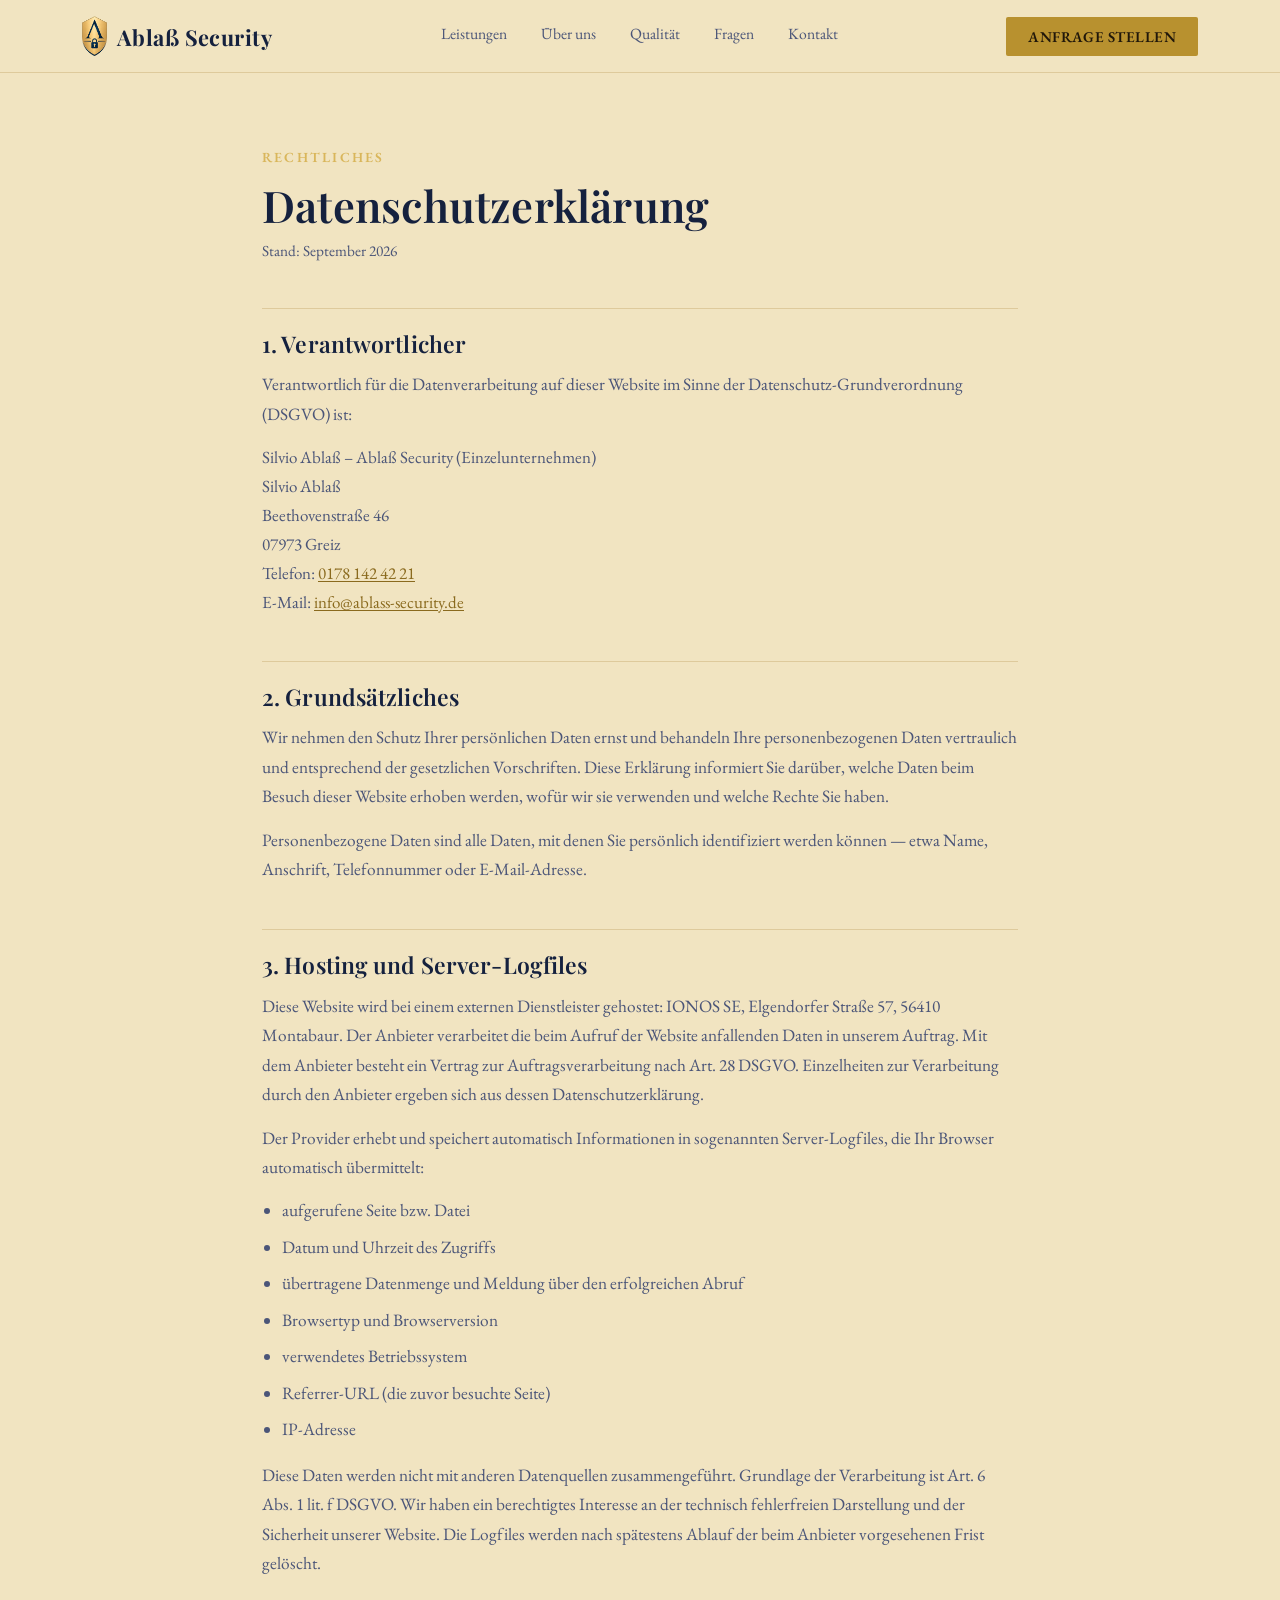
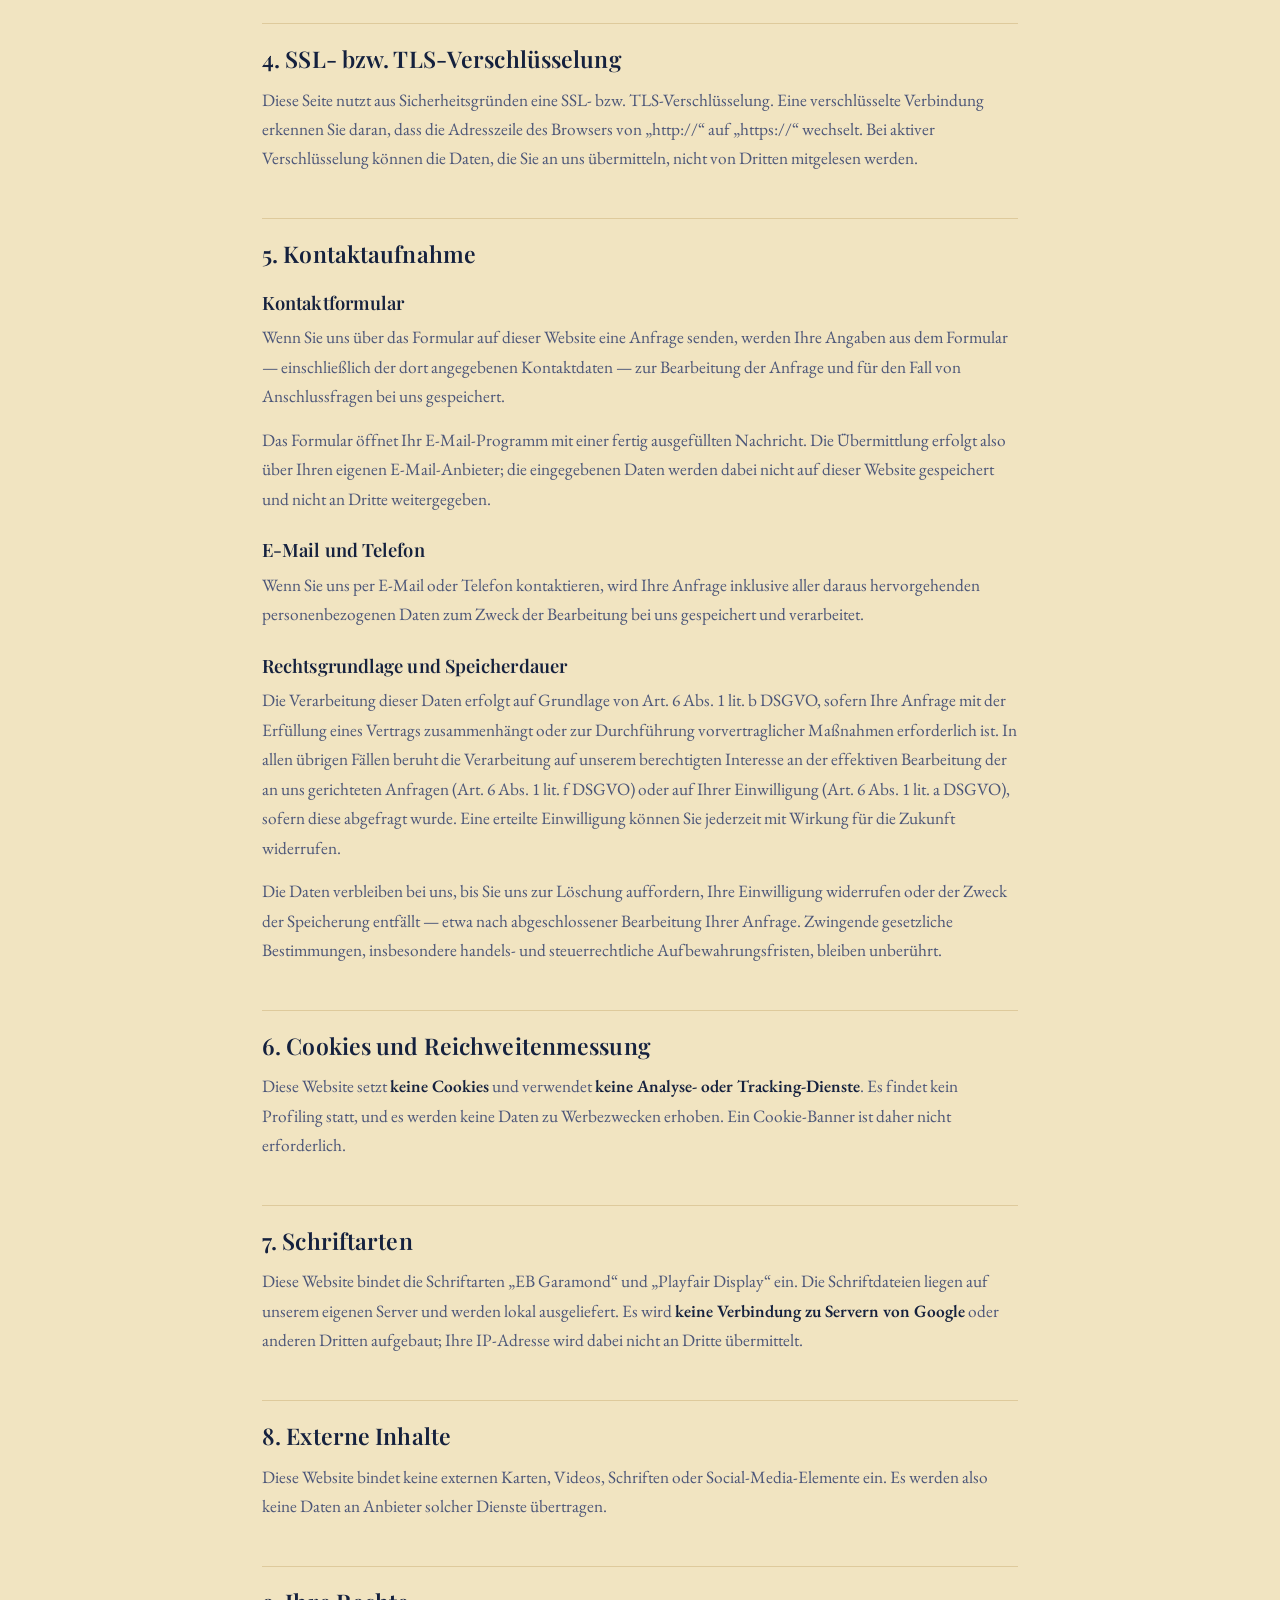
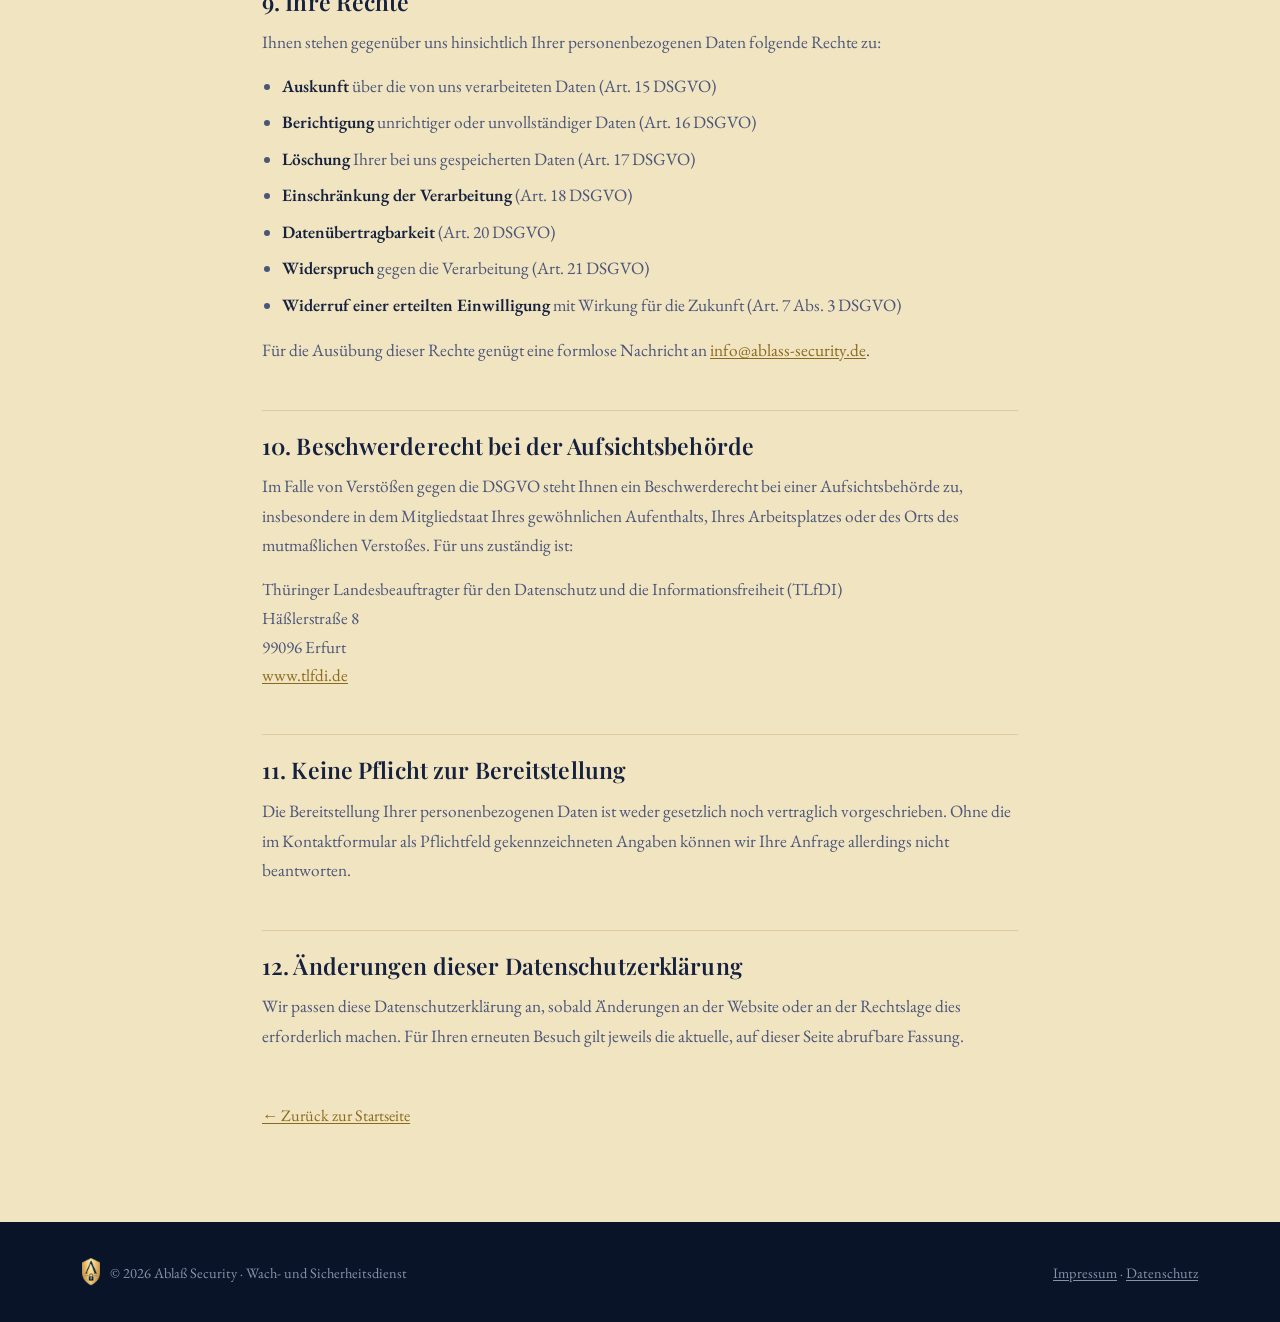
<file: datenschutz.html>
<!DOCTYPE html>
<html lang="de">
<head>
<meta charset="UTF-8">
<meta name="viewport" content="width=device-width, initial-scale=1.0">
<title>Datenschutzerklärung — Ablaß Security</title>
<meta name="description" content="Datenschutzerklärung von Ablaß Security: Welche personenbezogenen Daten beim Besuch dieser Website verarbeitet werden und welche Rechte Sie haben.">
<meta name="robots" content="index, follow">
<link rel="canonical" href="https://anjakempe11-pixel.github.io/Ablass-Security/datenschutz.html">
<link rel="icon" href="favicon.png" type="image/png" sizes="32x32">
<link rel="apple-touch-icon" href="apple-touch-icon.png">
<link rel="stylesheet" href="assets/fonts.css">
<link rel="stylesheet" href="styles.css">
</head>
<body>

<!-- HINWEIS AN DIE BETREIBER
     Sorgfältig vorbereitete Vorlage, aber keine Rechtsberatung. Sie
     beschreibt den Stand dieser Website: statische Seiten, kein Tracking,
     keine Cookies, lokal eingebundene Schriften, Kontaktformular per
     E-Mail. Wird die Website erweitert (Formular-Dienst, Analyse-Tool,
     Karte, Social-Media-Einbindung), muss dieser Text mitwachsen.
     Gelb markierte Stellen (class="todo") vor der Veröffentlichung
     ausfüllen. -->

<a class="skip-link" href="#inhalt">Zum Inhalt springen</a>

<header>
  <nav aria-label="Hauptnavigation">
    <a class="logo" href="index.html">
      <img class="brand-mark" src="assets/logo.png" alt="" width="25" height="40">
      Ablaß Security
    </a>
    <div class="navlinks" id="navlinks">
      <a href="index.html#leistungen">Leistungen</a>
      <a href="index.html#ueber-uns">Über uns</a>
      <a href="index.html#qualitaet">Qualität</a>
      <a href="index.html#fragen">Fragen</a>
      <a href="index.html#kontakt">Kontakt</a>
    </div>
    <a href="index.html#kontakt" class="nav-cta">Anfrage stellen</a>
    <button class="menu-toggle" type="button" aria-expanded="false" aria-controls="mobilemenu" aria-label="Menü öffnen">
      <span class="burger" aria-hidden="true"></span>
    </button>
  </nav>
  <div class="mobile-menu" id="mobilemenu" hidden>
    <a href="index.html#leistungen">Leistungen</a>
    <a href="index.html#ueber-uns">Über uns</a>
    <a href="index.html#qualitaet">Qualität</a>
    <a href="index.html#fragen">Häufige Fragen</a>
    <a href="index.html#kontakt">Kontakt</a>
    <a class="mobile-cta" href="tel:+491781424221">Jetzt anrufen</a>
  </div>
</header>

<main id="inhalt">
<section class="legal">
  <div class="wrap">
    <span class="eyebrow">Rechtliches</span>
    <h1>Datenschutzerklärung</h1>
    <p class="stand">Stand: September 2026</p>

    <h2>1. Verantwortlicher</h2>
    <p>Verantwortlich für die Datenverarbeitung auf dieser Website im Sinne der Datenschutz-Grundverordnung (DSGVO) ist:</p>
    <address>
      Silvio Ablaß – Ablaß Security (Einzelunternehmen)<br>
      Silvio Ablaß<br>
      Beethovenstraße 46<br>
      07973 Greiz<br>
      Telefon: <a href="tel:+491781424221">0178 142 42 21</a><br>
      E-Mail: <a href="mailto:info@ablass-security.de">info@ablass-security.de</a>
    </address>

    <h2>2. Grundsätzliches</h2>
    <p>
      Wir nehmen den Schutz Ihrer persönlichen Daten ernst und behandeln Ihre
      personenbezogenen Daten vertraulich und entsprechend der gesetzlichen
      Vorschriften. Diese Erklärung informiert Sie darüber, welche Daten beim Besuch
      dieser Website erhoben werden, wofür wir sie verwenden und welche Rechte Sie haben.
    </p>
    <p>
      Personenbezogene Daten sind alle Daten, mit denen Sie persönlich identifiziert
      werden können — etwa Name, Anschrift, Telefonnummer oder E-Mail-Adresse.
    </p>

    <h2>3. Hosting und Server-Logfiles</h2>
    <p>
      Diese Website wird bei einem externen Dienstleister gehostet:
      IONOS SE, Elgendorfer Straße 57, 56410 Montabaur.
      Der Anbieter verarbeitet die beim Aufruf der Website anfallenden Daten in unserem
      Auftrag. Mit dem Anbieter besteht ein Vertrag zur Auftragsverarbeitung nach
      Art. 28 DSGVO. Einzelheiten zur Verarbeitung durch den Anbieter ergeben sich aus
      dessen Datenschutzerklärung.
    </p>
    <p>
      Der Provider erhebt und speichert automatisch Informationen in sogenannten
      Server-Logfiles, die Ihr Browser automatisch übermittelt:
    </p>
    <ul>
      <li>aufgerufene Seite bzw. Datei</li>
      <li>Datum und Uhrzeit des Zugriffs</li>
      <li>übertragene Datenmenge und Meldung über den erfolgreichen Abruf</li>
      <li>Browsertyp und Browserversion</li>
      <li>verwendetes Betriebssystem</li>
      <li>Referrer-URL (die zuvor besuchte Seite)</li>
      <li>IP-Adresse</li>
    </ul>
    <p>
      Diese Daten werden nicht mit anderen Datenquellen zusammengeführt. Grundlage der
      Verarbeitung ist Art. 6 Abs. 1 lit. f DSGVO. Wir haben ein berechtigtes Interesse an
      der technisch fehlerfreien Darstellung und der Sicherheit unserer Website. Die
      Logfiles werden nach spätestens
      Ablauf der beim Anbieter vorgesehenen Frist
      gelöscht.
    </p>

    <h2>4. SSL- bzw. TLS-Verschlüsselung</h2>
    <p>
      Diese Seite nutzt aus Sicherheitsgründen eine SSL- bzw. TLS-Verschlüsselung. Eine
      verschlüsselte Verbindung erkennen Sie daran, dass die Adresszeile des Browsers von
      „http://“ auf „https://“ wechselt. Bei aktiver Verschlüsselung können die Daten, die
      Sie an uns übermitteln, nicht von Dritten mitgelesen werden.
    </p>

    <h2>5. Kontaktaufnahme</h2>
    <h3>Kontaktformular</h3>
    <p>
      Wenn Sie uns über das Formular auf dieser Website eine Anfrage senden, werden Ihre
      Angaben aus dem Formular — einschließlich der dort angegebenen Kontaktdaten — zur
      Bearbeitung der Anfrage und für den Fall von Anschlussfragen bei uns gespeichert.
    </p>
    <p>
      Das Formular öffnet Ihr E-Mail-Programm mit einer fertig ausgefüllten Nachricht. Die
      Übermittlung erfolgt also über Ihren eigenen E-Mail-Anbieter; die eingegebenen Daten
      werden dabei nicht auf dieser Website gespeichert und nicht an Dritte weitergegeben.
    </p>

      <!-- AUSFÜLLEN: Falls später ein Formular-Dienst (z. B. Formspree) eingesetzt
           wird, hier Anbieter, Sitz, Zweck und Auftragsverarbeitung ergänzen und den
           vorstehenden Absatz anpassen. -->

    <h3>E-Mail und Telefon</h3>
    <p>
      Wenn Sie uns per E-Mail oder Telefon kontaktieren, wird Ihre Anfrage inklusive aller
      daraus hervorgehenden personenbezogenen Daten zum Zweck der Bearbeitung bei uns
      gespeichert und verarbeitet.
    </p>

    <h3>Rechtsgrundlage und Speicherdauer</h3>
    <p>
      Die Verarbeitung dieser Daten erfolgt auf Grundlage von Art. 6 Abs. 1 lit. b DSGVO,
      sofern Ihre Anfrage mit der Erfüllung eines Vertrags zusammenhängt oder zur
      Durchführung vorvertraglicher Maßnahmen erforderlich ist. In allen übrigen Fällen
      beruht die Verarbeitung auf unserem berechtigten Interesse an der effektiven
      Bearbeitung der an uns gerichteten Anfragen (Art. 6 Abs. 1 lit. f DSGVO) oder auf
      Ihrer Einwilligung (Art. 6 Abs. 1 lit. a DSGVO), sofern diese abgefragt wurde. Eine
      erteilte Einwilligung können Sie jederzeit mit Wirkung für die Zukunft widerrufen.
    </p>
    <p>
      Die Daten verbleiben bei uns, bis Sie uns zur Löschung auffordern, Ihre Einwilligung
      widerrufen oder der Zweck der Speicherung entfällt — etwa nach abgeschlossener
      Bearbeitung Ihrer Anfrage. Zwingende gesetzliche Bestimmungen, insbesondere
      handels- und steuerrechtliche Aufbewahrungsfristen, bleiben unberührt.
    </p>

    <h2>6. Cookies und Reichweitenmessung</h2>
    <p>
      Diese Website setzt <strong>keine Cookies</strong> und verwendet <strong>keine
      Analyse- oder Tracking-Dienste</strong>. Es findet kein Profiling statt, und es
      werden keine Daten zu Werbezwecken erhoben. Ein Cookie-Banner ist daher nicht
      erforderlich.
    </p>

    <h2>7. Schriftarten</h2>
    <p>
      Diese Website bindet die Schriftarten „EB Garamond“ und „Playfair Display“ ein. Die
      Schriftdateien liegen auf unserem eigenen Server und werden lokal ausgeliefert. Es
      wird <strong>keine Verbindung zu Servern von Google</strong> oder anderen Dritten
      aufgebaut; Ihre IP-Adresse wird dabei nicht an Dritte übermittelt.
    </p>

    <h2>8. Externe Inhalte</h2>
    <p>
      Diese Website bindet keine externen Karten, Videos, Schriften oder Social-Media-Elemente
      ein. Es werden also keine Daten an Anbieter solcher Dienste übertragen.
    </p>

    <h2>9. Ihre Rechte</h2>
    <p>Ihnen stehen gegenüber uns hinsichtlich Ihrer personenbezogenen Daten folgende Rechte zu:</p>
    <ul>
      <li><strong>Auskunft</strong> über die von uns verarbeiteten Daten (Art. 15 DSGVO)</li>
      <li><strong>Berichtigung</strong> unrichtiger oder unvollständiger Daten (Art. 16 DSGVO)</li>
      <li><strong>Löschung</strong> Ihrer bei uns gespeicherten Daten (Art. 17 DSGVO)</li>
      <li><strong>Einschränkung der Verarbeitung</strong> (Art. 18 DSGVO)</li>
      <li><strong>Datenübertragbarkeit</strong> (Art. 20 DSGVO)</li>
      <li><strong>Widerspruch</strong> gegen die Verarbeitung (Art. 21 DSGVO)</li>
      <li><strong>Widerruf einer erteilten Einwilligung</strong> mit Wirkung für die Zukunft (Art. 7 Abs. 3 DSGVO)</li>
    </ul>
    <p>
      Für die Ausübung dieser Rechte genügt eine formlose Nachricht an
      <a href="mailto:info@ablass-security.de">info@ablass-security.de</a>.
    </p>

    <h2>10. Beschwerderecht bei der Aufsichtsbehörde</h2>
    <p>
      Im Falle von Verstößen gegen die DSGVO steht Ihnen ein Beschwerderecht bei einer
      Aufsichtsbehörde zu, insbesondere in dem Mitgliedstaat Ihres gewöhnlichen
      Aufenthalts, Ihres Arbeitsplatzes oder des Orts des mutmaßlichen Verstoßes.
      Für uns zuständig ist:
    </p>
    <address>
      Thüringer Landesbeauftragter für den Datenschutz und die Informationsfreiheit (TLfDI)<br>
      Häßlerstraße 8<br>
      99096 Erfurt<br>
      <a href="https://www.tlfdi.de" rel="noopener">www.tlfdi.de</a>
    </address>

    <h2>11. Keine Pflicht zur Bereitstellung</h2>
    <p>
      Die Bereitstellung Ihrer personenbezogenen Daten ist weder gesetzlich noch
      vertraglich vorgeschrieben. Ohne die im Kontaktformular als Pflichtfeld
      gekennzeichneten Angaben können wir Ihre Anfrage allerdings nicht beantworten.
    </p>

    <h2>12. Änderungen dieser Datenschutzerklärung</h2>
    <p>
      Wir passen diese Datenschutzerklärung an, sobald Änderungen an der Website oder an
      der Rechtslage dies erforderlich machen. Für Ihren erneuten Besuch gilt jeweils die
      aktuelle, auf dieser Seite abrufbare Fassung.
    </p>

    <a class="zurueck" href="index.html">← Zurück zur Startseite</a>
  </div>
</section>
</main>

<footer>
  <div class="wrap">
    <div class="foot-brand">
      <img class="brand-mark" src="assets/logo.png" alt="" width="18" height="28">
      <span>© <span data-jahr>2026</span> Ablaß Security · Wach- und Sicherheitsdienst</span>
    </div>
    <span class="foot-links"><a href="impressum.html">Impressum</a> · <a href="datenschutz.html">Datenschutz</a></span>
  </div>
</footer>

<script src="script.js"></script>
</body>
</html>
</file>
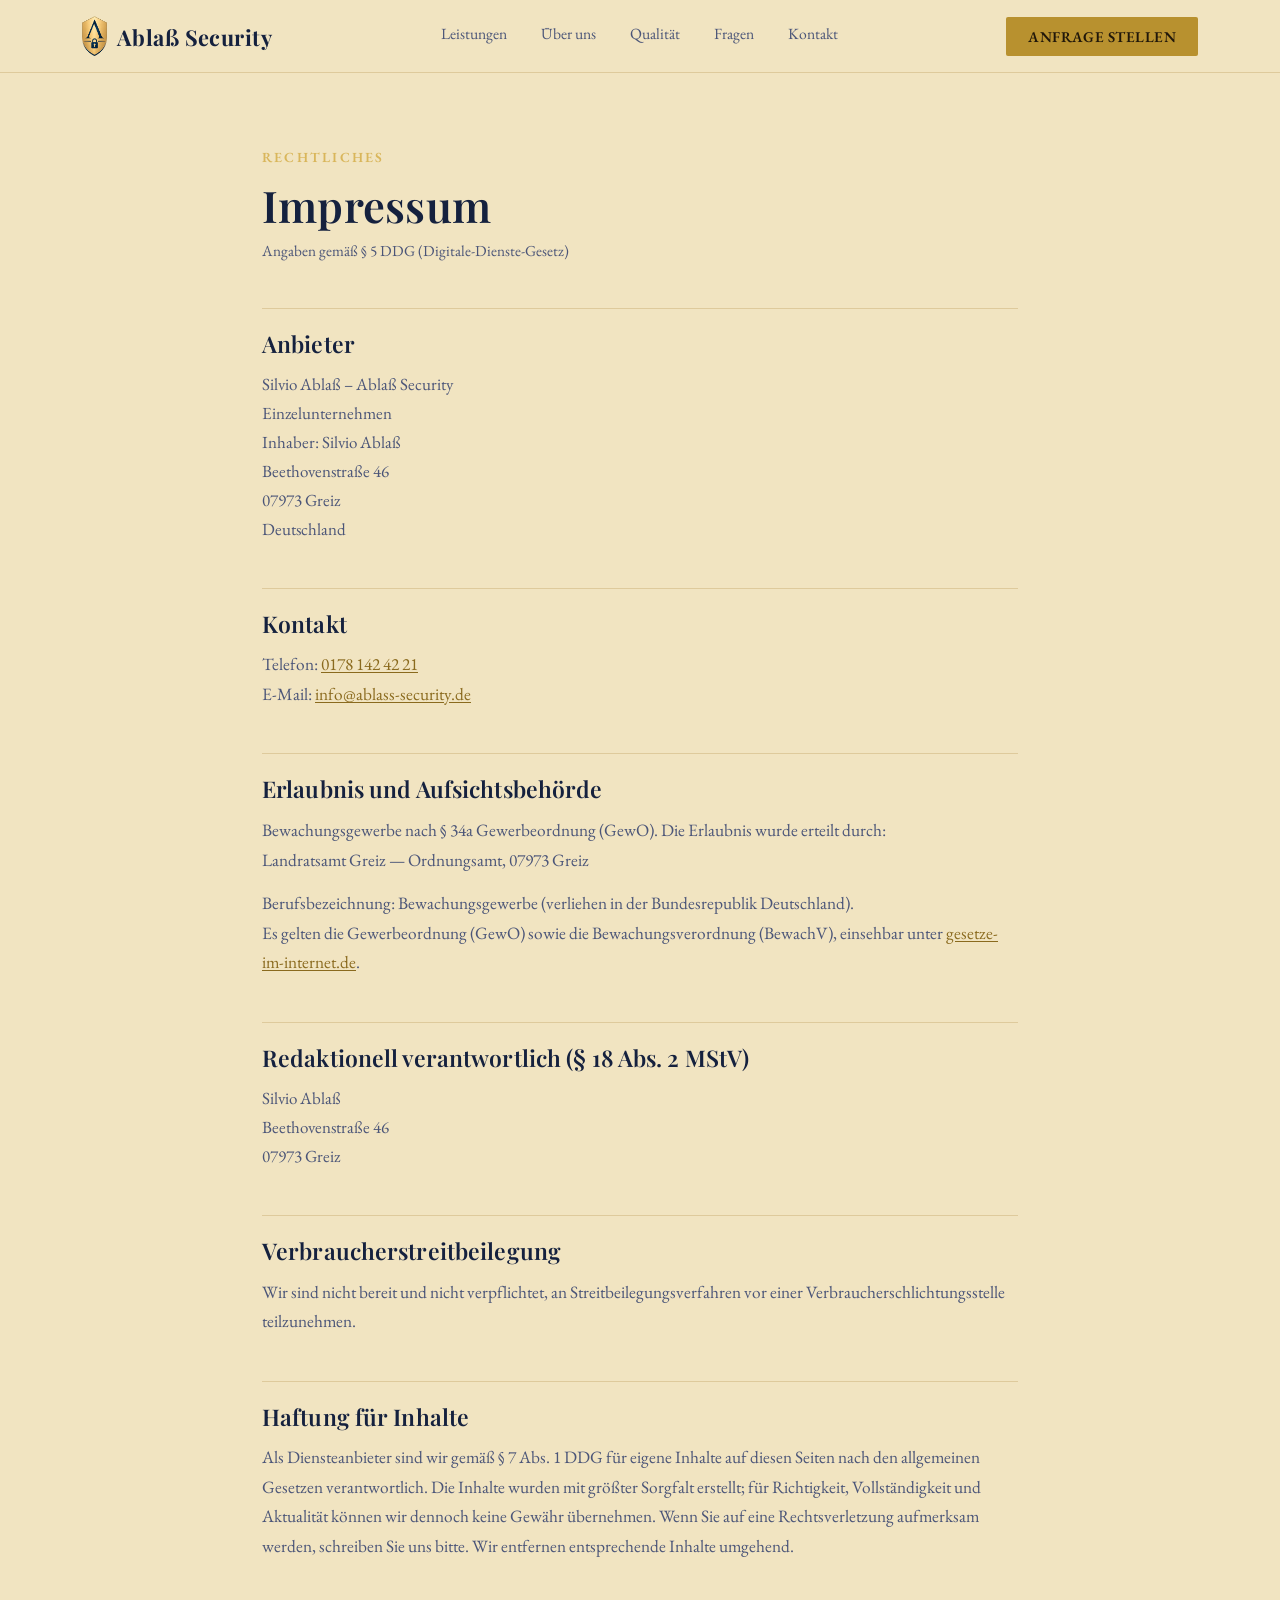
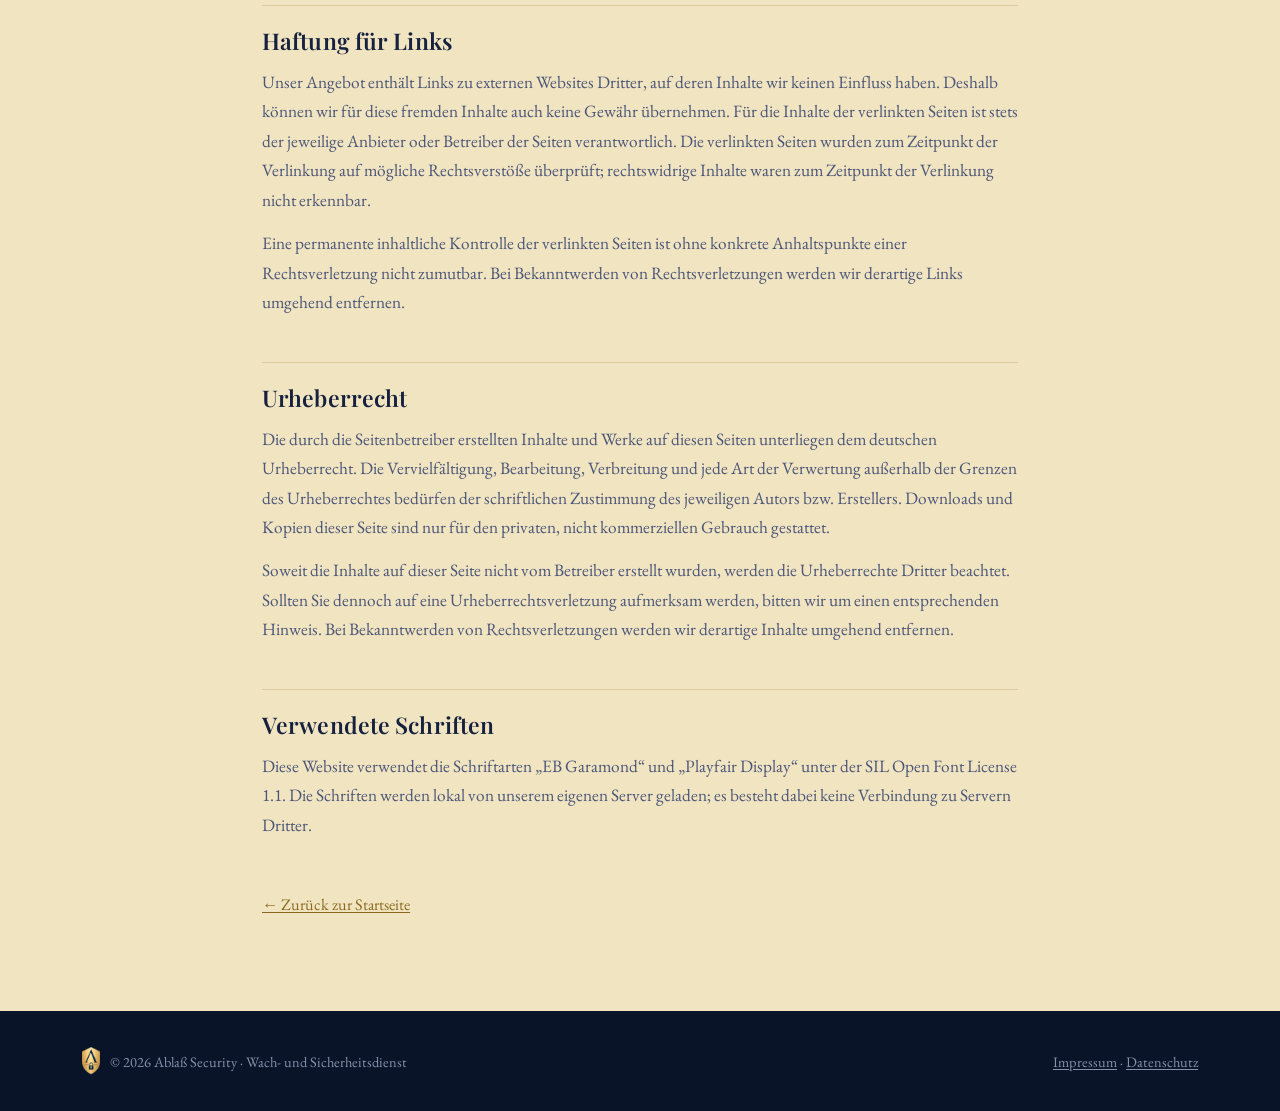
<file: impressum.html>
<!DOCTYPE html>
<html lang="de">
<head>
<meta charset="UTF-8">
<meta name="viewport" content="width=device-width, initial-scale=1.0">
<title>Impressum — Ablaß Security</title>
<meta name="description" content="Impressum und Anbieterkennzeichnung von Ablaß Security, Wach- und Sicherheitsdienst in Greiz, Thüringen.">
<meta name="robots" content="index, follow">
<link rel="canonical" href="https://anjakempe11-pixel.github.io/Ablass-Security/impressum.html">
<link rel="icon" href="favicon.png" type="image/png" sizes="32x32">
<link rel="apple-touch-icon" href="apple-touch-icon.png">
<link rel="stylesheet" href="assets/fonts.css">
<link rel="stylesheet" href="styles.css">
</head>
<body>

<!-- HINWEIS AN DIE BETREIBER
     Diese Seite ist eine sorgfältig vorbereitete Vorlage nach § 5 DDG,
     aber keine Rechtsberatung. Alle gelb markierten Stellen (class="todo")
     müssen vor der Veröffentlichung ausgefüllt oder gelöscht werden.
     Im Zweifel bitte einmal anwaltlich prüfen lassen — beim
     Bewachungsgewerbe gehören u. a. die Erlaubnis nach § 34a GewO und die
     zuständige Aufsichtsbehörde ins Impressum. -->

<a class="skip-link" href="#inhalt">Zum Inhalt springen</a>

<header>
  <nav aria-label="Hauptnavigation">
    <a class="logo" href="index.html">
      <img class="brand-mark" src="assets/logo.png" alt="" width="25" height="40">
      Ablaß Security
    </a>
    <div class="navlinks" id="navlinks">
      <a href="index.html#leistungen">Leistungen</a>
      <a href="index.html#ueber-uns">Über uns</a>
      <a href="index.html#qualitaet">Qualität</a>
      <a href="index.html#fragen">Fragen</a>
      <a href="index.html#kontakt">Kontakt</a>
    </div>
    <a href="index.html#kontakt" class="nav-cta">Anfrage stellen</a>
    <button class="menu-toggle" type="button" aria-expanded="false" aria-controls="mobilemenu" aria-label="Menü öffnen">
      <span class="burger" aria-hidden="true"></span>
    </button>
  </nav>
  <div class="mobile-menu" id="mobilemenu" hidden>
    <a href="index.html#leistungen">Leistungen</a>
    <a href="index.html#ueber-uns">Über uns</a>
    <a href="index.html#qualitaet">Qualität</a>
    <a href="index.html#fragen">Häufige Fragen</a>
    <a href="index.html#kontakt">Kontakt</a>
    <a class="mobile-cta" href="tel:+491781424221">Jetzt anrufen</a>
  </div>
</header>

<main id="inhalt">
<section class="legal">
  <div class="wrap">
    <span class="eyebrow">Rechtliches</span>
    <h1>Impressum</h1>
    <p class="stand">Angaben gemäß § 5 DDG (Digitale-Dienste-Gesetz)</p>

    <h2>Anbieter</h2>
    <address>
      Silvio Ablaß – Ablaß Security<br>
      Einzelunternehmen<br>
      Inhaber: Silvio Ablaß<br>
      Beethovenstraße 46<br>
      07973 Greiz<br>
      Deutschland
    </address>

    <h2>Kontakt</h2>
    <p>
      Telefon: <a href="tel:+491781424221">0178 142 42 21</a><br>
      E-Mail: <a href="mailto:info@ablass-security.de">info@ablass-security.de</a>
    </p>

    <!-- AUSFÜLLEN: Falls eine USt-IdNr. nach § 27a UStG vergeben ist, muss sie hier
         genannt werden. Ohne USt-IdNr. (z. B. Kleinunternehmer nach § 19 UStG)
         entfaellt die Angabe. -->

    <h2>Erlaubnis und Aufsichtsbehörde</h2>
    <p>
      Bewachungsgewerbe nach § 34a Gewerbeordnung (GewO). Die Erlaubnis wurde erteilt durch:<br>
      Landratsamt Greiz — Ordnungsamt, 07973 Greiz
      <!-- AUSFÜLLEN: vollständige Anschrift des Ordnungsamts aus dem
           Erlaubnisbescheid ergänzen und die Zuständigkeit dort prüfen. -->
    </p>
    <p>
      Berufsbezeichnung: Bewachungsgewerbe (verliehen in der Bundesrepublik Deutschland).<br>
      Es gelten die Gewerbeordnung (GewO) sowie die Bewachungsverordnung (BewachV),
      einsehbar unter <a href="https://www.gesetze-im-internet.de" rel="noopener">gesetze-im-internet.de</a>.
    </p>

    <h2>Redaktionell verantwortlich (§ 18 Abs. 2 MStV)</h2>
    <address>
      Silvio Ablaß<br>
      Beethovenstraße 46<br>
      07973 Greiz
    </address>

    <h2>Verbraucherstreitbeilegung</h2>
    <p>
      Wir sind nicht bereit und nicht verpflichtet, an Streitbeilegungsverfahren
      vor einer Verbraucherschlichtungsstelle teilzunehmen.
    </p>

    <h2>Haftung für Inhalte</h2>
    <p>
      Als Diensteanbieter sind wir gemäß § 7 Abs. 1 DDG für eigene Inhalte auf diesen Seiten
      nach den allgemeinen Gesetzen verantwortlich. Die Inhalte wurden mit größter Sorgfalt
      erstellt; für Richtigkeit, Vollständigkeit und Aktualität können wir dennoch keine
      Gewähr übernehmen. Wenn Sie auf eine Rechtsverletzung aufmerksam werden, schreiben Sie
      uns bitte. Wir entfernen entsprechende Inhalte umgehend.
    </p>

    <h2>Haftung für Links</h2>
    <p>
      Unser Angebot enthält Links zu externen Websites Dritter, auf deren Inhalte wir keinen
      Einfluss haben. Deshalb können wir für diese fremden Inhalte auch keine Gewähr
      übernehmen. Für die Inhalte der verlinkten Seiten ist stets der jeweilige Anbieter oder
      Betreiber der Seiten verantwortlich. Die verlinkten Seiten wurden zum Zeitpunkt der
      Verlinkung auf mögliche Rechtsverstöße überprüft; rechtswidrige Inhalte waren zum
      Zeitpunkt der Verlinkung nicht erkennbar.
    </p>
    <p>
      Eine permanente inhaltliche Kontrolle der verlinkten Seiten ist ohne konkrete
      Anhaltspunkte einer Rechtsverletzung nicht zumutbar. Bei Bekanntwerden von
      Rechtsverletzungen werden wir derartige Links umgehend entfernen.
    </p>

    <h2>Urheberrecht</h2>
    <p>
      Die durch die Seitenbetreiber erstellten Inhalte und Werke auf diesen Seiten unterliegen
      dem deutschen Urheberrecht. Die Vervielfältigung, Bearbeitung, Verbreitung und jede Art
      der Verwertung außerhalb der Grenzen des Urheberrechtes bedürfen der schriftlichen
      Zustimmung des jeweiligen Autors bzw. Erstellers. Downloads und Kopien dieser Seite sind
      nur für den privaten, nicht kommerziellen Gebrauch gestattet.
    </p>
    <p>
      Soweit die Inhalte auf dieser Seite nicht vom Betreiber erstellt wurden, werden die
      Urheberrechte Dritter beachtet. Sollten Sie dennoch auf eine Urheberrechtsverletzung
      aufmerksam werden, bitten wir um einen entsprechenden Hinweis. Bei Bekanntwerden von
      Rechtsverletzungen werden wir derartige Inhalte umgehend entfernen.
    </p>

    <h2>Verwendete Schriften</h2>
    <p>
      Diese Website verwendet die Schriftarten „EB Garamond“ und „Playfair Display“
      unter der SIL Open Font License 1.1. Die Schriften werden lokal von unserem eigenen
      Server geladen; es besteht dabei keine Verbindung zu Servern Dritter.
    </p>

    <a class="zurueck" href="index.html">← Zurück zur Startseite</a>
  </div>
</section>
</main>

<footer>
  <div class="wrap">
    <div class="foot-brand">
      <img class="brand-mark" src="assets/logo.png" alt="" width="18" height="28">
      <span>© <span data-jahr>2026</span> Ablaß Security · Wach- und Sicherheitsdienst</span>
    </div>
    <span class="foot-links"><a href="impressum.html">Impressum</a> · <a href="datenschutz.html">Datenschutz</a></span>
  </div>
</footer>

<script src="script.js"></script>
</body>
</html>
</file>
<file: assets/fonts.css>
/* Selbst gehostete Webfonts - es werden keine Daten an Google uebertragen (DSGVO).
   EB Garamond & Playfair Display, SIL Open Font License 1.1 - siehe assets/fonts/LICENSE.txt */

/* EB Garamond 400 italic - latin-ext */
@font-face{font-family:'EB Garamond';font-style:italic;font-weight:400;font-display:swap;src:url('fonts/eb-garamond-italic-latin-ext.woff2') format('woff2');unicode-range:U+0100-02BA, U+02BD-02C5, U+02C7-02CC, U+02CE-02D7, U+02DD-02FF, U+0304, U+0308, U+0329, U+1D00-1DBF, U+1E00-1E9F, U+1EF2-1EFF, U+2020, U+20A0-20AB, U+20AD-20C0, U+2113, U+2C60-2C7F, U+A720-A7FF}
/* EB Garamond 400 italic - latin */
@font-face{font-family:'EB Garamond';font-style:italic;font-weight:400;font-display:swap;src:url('fonts/eb-garamond-italic-latin.woff2') format('woff2');unicode-range:U+0000-00FF, U+0131, U+0152-0153, U+02BB-02BC, U+02C6, U+02DA, U+02DC, U+0304, U+0308, U+0329, U+2000-206F, U+20AC, U+2122, U+2191, U+2193, U+2212, U+2215, U+FEFF, U+FFFD}
/* EB Garamond 400 - latin-ext */
@font-face{font-family:'EB Garamond';font-style:normal;font-weight:400;font-display:swap;src:url('fonts/eb-garamond-latin-ext.woff2') format('woff2');unicode-range:U+0100-02BA, U+02BD-02C5, U+02C7-02CC, U+02CE-02D7, U+02DD-02FF, U+0304, U+0308, U+0329, U+1D00-1DBF, U+1E00-1E9F, U+1EF2-1EFF, U+2020, U+20A0-20AB, U+20AD-20C0, U+2113, U+2C60-2C7F, U+A720-A7FF}
/* EB Garamond 400 - latin */
@font-face{font-family:'EB Garamond';font-style:normal;font-weight:400;font-display:swap;src:url('fonts/eb-garamond-latin.woff2') format('woff2');unicode-range:U+0000-00FF, U+0131, U+0152-0153, U+02BB-02BC, U+02C6, U+02DA, U+02DC, U+0304, U+0308, U+0329, U+2000-206F, U+20AC, U+2122, U+2191, U+2193, U+2212, U+2215, U+FEFF, U+FFFD}
/* EB Garamond 500 - latin-ext */
@font-face{font-family:'EB Garamond';font-style:normal;font-weight:500;font-display:swap;src:url('fonts/eb-garamond-latin-ext.woff2') format('woff2');unicode-range:U+0100-02BA, U+02BD-02C5, U+02C7-02CC, U+02CE-02D7, U+02DD-02FF, U+0304, U+0308, U+0329, U+1D00-1DBF, U+1E00-1E9F, U+1EF2-1EFF, U+2020, U+20A0-20AB, U+20AD-20C0, U+2113, U+2C60-2C7F, U+A720-A7FF}
/* EB Garamond 500 - latin */
@font-face{font-family:'EB Garamond';font-style:normal;font-weight:500;font-display:swap;src:url('fonts/eb-garamond-latin.woff2') format('woff2');unicode-range:U+0000-00FF, U+0131, U+0152-0153, U+02BB-02BC, U+02C6, U+02DA, U+02DC, U+0304, U+0308, U+0329, U+2000-206F, U+20AC, U+2122, U+2191, U+2193, U+2212, U+2215, U+FEFF, U+FFFD}
/* EB Garamond 600 - latin-ext */
@font-face{font-family:'EB Garamond';font-style:normal;font-weight:600;font-display:swap;src:url('fonts/eb-garamond-latin-ext.woff2') format('woff2');unicode-range:U+0100-02BA, U+02BD-02C5, U+02C7-02CC, U+02CE-02D7, U+02DD-02FF, U+0304, U+0308, U+0329, U+1D00-1DBF, U+1E00-1E9F, U+1EF2-1EFF, U+2020, U+20A0-20AB, U+20AD-20C0, U+2113, U+2C60-2C7F, U+A720-A7FF}
/* EB Garamond 600 - latin */
@font-face{font-family:'EB Garamond';font-style:normal;font-weight:600;font-display:swap;src:url('fonts/eb-garamond-latin.woff2') format('woff2');unicode-range:U+0000-00FF, U+0131, U+0152-0153, U+02BB-02BC, U+02C6, U+02DA, U+02DC, U+0304, U+0308, U+0329, U+2000-206F, U+20AC, U+2122, U+2191, U+2193, U+2212, U+2215, U+FEFF, U+FFFD}
/* Playfair Display 600 italic - latin-ext */
@font-face{font-family:'Playfair Display';font-style:italic;font-weight:600;font-display:swap;src:url('fonts/playfair-display-italic-latin-ext.woff2') format('woff2');unicode-range:U+0100-02BA, U+02BD-02C5, U+02C7-02CC, U+02CE-02D7, U+02DD-02FF, U+0304, U+0308, U+0329, U+1D00-1DBF, U+1E00-1E9F, U+1EF2-1EFF, U+2020, U+20A0-20AB, U+20AD-20C0, U+2113, U+2C60-2C7F, U+A720-A7FF}
/* Playfair Display 600 italic - latin */
@font-face{font-family:'Playfair Display';font-style:italic;font-weight:600;font-display:swap;src:url('fonts/playfair-display-italic-latin.woff2') format('woff2');unicode-range:U+0000-00FF, U+0131, U+0152-0153, U+02BB-02BC, U+02C6, U+02DA, U+02DC, U+0304, U+0308, U+0329, U+2000-206F, U+20AC, U+2122, U+2191, U+2193, U+2212, U+2215, U+FEFF, U+FFFD}
/* Playfair Display 600 - latin-ext */
@font-face{font-family:'Playfair Display';font-style:normal;font-weight:600;font-display:swap;src:url('fonts/playfair-display-latin-ext.woff2') format('woff2');unicode-range:U+0100-02BA, U+02BD-02C5, U+02C7-02CC, U+02CE-02D7, U+02DD-02FF, U+0304, U+0308, U+0329, U+1D00-1DBF, U+1E00-1E9F, U+1EF2-1EFF, U+2020, U+20A0-20AB, U+20AD-20C0, U+2113, U+2C60-2C7F, U+A720-A7FF}
/* Playfair Display 600 - latin */
@font-face{font-family:'Playfair Display';font-style:normal;font-weight:600;font-display:swap;src:url('fonts/playfair-display-latin.woff2') format('woff2');unicode-range:U+0000-00FF, U+0131, U+0152-0153, U+02BB-02BC, U+02C6, U+02DA, U+02DC, U+0304, U+0308, U+0329, U+2000-206F, U+20AC, U+2122, U+2191, U+2193, U+2212, U+2215, U+FEFF, U+FFFD}
/* Playfair Display 700 - latin-ext */
@font-face{font-family:'Playfair Display';font-style:normal;font-weight:700;font-display:swap;src:url('fonts/playfair-display-latin-ext.woff2') format('woff2');unicode-range:U+0100-02BA, U+02BD-02C5, U+02C7-02CC, U+02CE-02D7, U+02DD-02FF, U+0304, U+0308, U+0329, U+1D00-1DBF, U+1E00-1E9F, U+1EF2-1EFF, U+2020, U+20A0-20AB, U+20AD-20C0, U+2113, U+2C60-2C7F, U+A720-A7FF}
/* Playfair Display 700 - latin */
@font-face{font-family:'Playfair Display';font-style:normal;font-weight:700;font-display:swap;src:url('fonts/playfair-display-latin.woff2') format('woff2');unicode-range:U+0000-00FF, U+0131, U+0152-0153, U+02BB-02BC, U+02C6, U+02DA, U+02DC, U+0304, U+0308, U+0329, U+2000-206F, U+20AC, U+2122, U+2191, U+2193, U+2212, U+2215, U+FEFF, U+FFFD}
</file>
<file: styles.css>
:root{
    --navy:#0F1D38;
    --navy-2:#182A50;
    --navy-line:#2C3E64;
    --fog:#A7B1CC;
    --cream:#F1E4C1;
    --cream-line:#DECA9C;
    --ink:#15213E;
    --ink-soft:#4B5578;
    --gold:#B8912F;
    --gold-bright:#D9B65B;
  }
  *{margin:0;padding:0;box-sizing:border-box;}
  html{scroll-behavior:smooth;font-size:17px;}
  body{
    font-family:'EB Garamond',serif;
    background:var(--cream);
    color:var(--ink);
    -webkit-font-smoothing:antialiased;
  }
  h1,h2,h3,.display{
    font-family:'Playfair Display',serif;
    letter-spacing:0.005em;
    font-weight:600;
    line-height:1.12;
  }
  .eyebrow{
    font-family:'EB Garamond',serif;
    font-size:0.82rem;
    font-weight:600;
    letter-spacing:0.16em;
    text-transform:uppercase;
    color:var(--gold-bright);
  }
  .light .eyebrow{color:#8A6A1E;}
  a{color:inherit;text-decoration:none;}
  .wrap{max-width:1180px;margin:0 auto;padding:0 32px;}
  img,svg{display:block;}

  :focus-visible{outline:2px solid var(--gold);outline-offset:3px;}

  /* ---------- NAV ---------- */
  header{
    position:sticky;top:0;z-index:50;
    background:rgba(241,228,193,0.95);
    backdrop-filter:blur(6px);
    border-bottom:1px solid var(--cream-line);
  }
  nav{
    display:flex;align-items:center;justify-content:space-between;
    max-width:1180px;margin:0 auto;padding:16px 32px;
  }
  a.logo:hover{color:var(--ink);}
  .logo{
    font-family:'Playfair Display',serif;
    color:var(--ink);font-size:1.28rem;font-weight:700;
    /* Bewusst keine Grossschreibung: aus dem ss wuerde sonst "ABLASS" */
    letter-spacing:0.02em;
    display:flex;align-items:center;gap:10px;
  }
  .logo .dot{width:9px;height:9px;border-radius:50%;background:var(--gold);
    box-shadow:0 0 0 3px rgba(184,145,47,0.22);}
  .brand-mark{width:25px;height:40px;flex-shrink:0;object-fit:contain;}
  .navlinks{display:flex;gap:34px;font-size:0.92rem;}
  .navlinks a{color:var(--ink-soft);border-bottom:2px solid transparent;padding-bottom:4px;transition:color .15s,border-color .15s;}
  .navlinks a:hover{color:var(--ink);border-color:var(--gold);}
  .nav-cta{
    background:var(--gold);color:#20170A;
    padding:10px 22px;font-family:'EB Garamond',serif;
    font-size:0.88rem;font-weight:600;letter-spacing:0.03em;text-transform:uppercase;
    border-radius:2px;transition:background .15s;
  }
  .nav-cta:hover{background:var(--gold-bright);}
  .menu-toggle{display:none;background:none;border:none;color:var(--ink);font-size:1.5rem;cursor:pointer;}

  /* ---------- HERO ---------- */
  .hero{
    background:var(--navy);color:#fff;
    padding:88px 0 96px;position:relative;overflow:hidden;
  }
  .hero .wrap{
    display:grid;grid-template-columns:1.15fr 0.85fr;gap:48px;align-items:center;
  }
  .hero h1{
    color:#fff;font-size:clamp(2.3rem,4.4vw,3.6rem);
    margin:18px 0 26px;max-width:16ch;
  }
  .hero h1 em{
    font-style:italic;color:var(--gold-bright);
  }
  .hero p.lede{
    color:var(--fog);font-size:1.12rem;line-height:1.65;max-width:46ch;margin-bottom:34px;
  }
  .hero-ctas{display:flex;gap:16px;flex-wrap:wrap;}
  .btn-primary{
    background:var(--gold);color:#20170A;padding:14px 28px;
    font-family:'EB Garamond',serif;font-size:0.92rem;font-weight:600;
    letter-spacing:0.03em;text-transform:uppercase;border-radius:2px;transition:background .15s,transform .15s;
  }
  .btn-primary:hover{background:var(--gold-bright);transform:translateY(-1px);}
  .btn-ghost{
    border:1px solid var(--navy-line);color:#E7E9EC;padding:14px 28px;
    font-family:'EB Garamond',serif;font-size:0.92rem;font-weight:600;letter-spacing:0.03em;text-transform:uppercase;
    border-radius:2px;transition:border-color .15s,color .15s;
  }
  .btn-ghost:hover{border-color:var(--gold);color:var(--gold-bright);}

  .stat-row{display:grid;grid-template-columns:repeat(3,minmax(0,1fr));gap:28px;margin-top:52px;}
  .stat-row .stat{border-left:2px solid var(--gold);padding-left:14px;}
  /* mitskalierend, damit auch lange Woerter wie "Inhabergefuehrt" in die Spalte passen */
  .stat b{display:block;font-family:'Playfair Display',serif;font-size:clamp(1.2rem,1.6vw,1.45rem);color:#fff;}
  .stat span{font-size:0.82rem;color:var(--fog);}

  /* --- radar signature --- */
  .radar-box{position:relative;display:flex;flex-direction:column;align-items:center;justify-content:center;gap:22px;}
  .radar-caption{
    font-family:'EB Garamond',serif;font-size:0.78rem;font-weight:600;
    letter-spacing:0.14em;color:var(--gold-bright);text-align:center;
  }
  .radar{
    position:relative;width:340px;height:340px;border-radius:50%;
    border:1px solid var(--navy-line);
    background:
      repeating-radial-gradient(circle at center, transparent 0 74px, rgba(255,255,255,0.02) 75px 76px),
      radial-gradient(circle at center, #16264A 0%, #0F1D38 70%);
  }
  .radar::before,.radar::after{
    content:"";position:absolute;background:var(--navy-line);
  }
  .radar::before{left:0;right:0;top:50%;height:1px;}
  .radar::after{top:0;bottom:0;left:50%;width:1px;}
  .ring{position:absolute;border:1px solid #24365E;border-radius:50%;}
  .ring.r1{inset:15%;}
  .ring.r2{inset:38%;}
  .sweep{
    position:absolute;inset:0;border-radius:50%;
    background:conic-gradient(from 0deg, rgba(184,145,47,0.55), rgba(184,145,47,0) 32%);
    animation:spin 6s linear infinite;
    mask-image:radial-gradient(circle, black 60%, transparent 100%);
  }
  @keyframes spin{to{transform:rotate(360deg);}}
  .blip{position:absolute;width:6px;height:6px;border-radius:50%;background:var(--gold-bright);
    box-shadow:0 0 8px 2px rgba(217,182,91,0.6);}
  .radar-core{
    position:absolute;top:50%;left:50%;transform:translate(-50%,-50%);
    text-align:center;
  }
  .radar-core b{display:block;font-family:'Playfair Display',serif;color:#fff;font-size:1.4rem;letter-spacing:0.03em;}

  @media (prefers-reduced-motion: reduce){
    .sweep{animation:none;}
  }

  /* ---------- SECTION HEADS ---------- */
  section{padding:96px 0;}
  .section-head{max-width:640px;margin-bottom:56px;}
  .section-head h2{font-size:clamp(1.9rem,3vw,2.5rem);margin-top:12px;color:var(--ink);}
  .section-head p{color:var(--ink-soft);margin-top:16px;font-size:1.05rem;line-height:1.6;}

  /* ---------- LEISTUNGEN ---------- */
  .services{background:var(--cream);}
  .service-grid{
    display:grid;grid-template-columns:repeat(3,1fr);gap:1px;
    background:var(--cream-line);border:1px solid var(--cream-line);
  }
  .service{
    background:var(--cream);padding:36px 32px;transition:background .2s;
  }
  .service:hover{background:#FAF3DF;}
  .service .icon{width:36px;height:36px;margin-bottom:22px;color:var(--ink);}
  .service h3{font-size:1.2rem;color:var(--ink);margin-bottom:10px;letter-spacing:0.01em;}
  .service p{color:var(--ink-soft);font-size:0.95rem;line-height:1.55;}

  /* ---------- ÜBER UNS ---------- */
  .about{background:var(--navy);color:#fff;}
  .about .wrap{display:grid;grid-template-columns:0.9fr 1.1fr;gap:64px;align-items:center;}
  .about h2{color:#fff;font-size:clamp(1.9rem,3vw,2.5rem);margin-top:12px;}
  .about .lede{color:var(--fog);margin-top:18px;line-height:1.7;font-size:1.05rem;}
  .facts{display:grid;grid-template-columns:1fr 1fr;gap:1px;background:var(--navy-line);border:1px solid var(--navy-line);margin-top:8px;}
  .fact{background:var(--navy-2);padding:32px 26px;}
  .fact b{display:block;font-family:'Playfair Display',serif;color:var(--gold-bright);font-size:1.55rem;margin-bottom:6px;}
  .fact span{font-size:0.88rem;color:var(--fog);line-height:1.45;}
  .credentials{list-style:none;margin-top:28px;}
  .credentials li{
    display:flex;gap:12px;padding:9px 0;
    font-size:0.98rem;color:#DCE1EE;
  }
  .credentials li::before{content:"•";color:var(--gold);flex-shrink:0;font-size:1.2rem;line-height:1.1;}

  /* ---------- REFERENZEN ---------- */
  .quotes{background:var(--cream);}
  .quote-grid{display:grid;grid-template-columns:repeat(3,1fr);gap:28px;}
  .quote-card{
    background:#fff;border:1px solid var(--cream-line);padding:30px 26px;
    display:flex;flex-direction:column;gap:18px;
  }
  .quote-card p{font-size:1.02rem;line-height:1.6;color:var(--ink);}
  .quote-card .icon{width:34px;height:34px;color:var(--gold);}
  .quote-card .who{font-family:'EB Garamond',serif;font-size:0.82rem;font-weight:600;letter-spacing:0.04em;text-transform:uppercase;color:var(--ink-soft);}
  .quote-mark{font-family:'Playfair Display',serif;font-style:italic;font-size:2.4rem;color:var(--gold);line-height:1;}

  /* ---------- KONTAKT ---------- */
  .contact{background:var(--navy);color:#fff;}
  .contact .wrap{display:grid;grid-template-columns:1fr 1fr;gap:64px;}
  .contact h2{color:#fff;font-size:clamp(1.9rem,3vw,2.5rem);}
  .contact .lede{color:var(--fog);margin-top:16px;line-height:1.65;max-width:42ch;}
  .contact-list{margin-top:32px;}
  .contact-list div{padding:16px 0;border-top:1px solid var(--navy-line);display:flex;justify-content:space-between;gap:20px;font-size:0.98rem;}
  .contact-list div:last-child{border-bottom:1px solid var(--navy-line);}
  .contact-list span:first-child{color:var(--gold-bright);font-family:'EB Garamond',serif;font-weight:600;font-size:0.8rem;text-transform:uppercase;letter-spacing:0.1em;}

  form{display:flex;flex-direction:column;gap:16px;}
  label{font-family:'EB Garamond',serif;font-weight:600;font-size:0.78rem;letter-spacing:0.1em;text-transform:uppercase;color:var(--fog);margin-bottom:6px;display:block;}
  input,textarea,select{
    width:100%;background:var(--navy-2);border:1px solid var(--navy-line);color:#fff;
    padding:13px 14px;font-family:'EB Garamond',serif;font-size:1rem;border-radius:2px;
  }
  input:focus,textarea:focus,select:focus{border-color:var(--gold);}
  textarea{resize:vertical;min-height:100px;}
  .field-row{display:grid;grid-template-columns:1fr 1fr;gap:16px;}
  .submit-btn{
    background:var(--gold);color:#20170A;border:none;padding:15px 28px;
    font-family:'EB Garamond',serif;font-size:0.92rem;font-weight:600;
    letter-spacing:0.03em;text-transform:uppercase;border-radius:2px;cursor:pointer;margin-top:6px;transition:background .15s;
  }
  .submit-btn:hover{background:var(--gold-bright);}
  .form-note{font-size:0.82rem;color:var(--fog);margin-top:4px;}

  /* ---------- FOOTER ---------- */
  footer{background:#0A1428;color:#8791AC;padding:36px 0;font-size:0.85rem;}
  footer .wrap{display:flex;justify-content:space-between;align-items:center;flex-wrap:wrap;gap:12px;}
  footer .brand-mark{width:18px;height:28px;}
  footer .foot-brand{display:flex;align-items:center;gap:10px;}
  footer a:hover{color:var(--gold-bright);}

  /* ---------- RESPONSIVE ---------- */
  @media (max-width:920px){
    .navlinks{display:none;}
    .menu-toggle{display:block;}
    .hero .wrap{grid-template-columns:1fr;}
    .radar-box{margin-top:40px;}
    .radar{width:260px;height:260px;}
    .about .wrap{grid-template-columns:1fr;}
    .service-grid{grid-template-columns:1fr 1fr;}
    .quote-grid{grid-template-columns:1fr;}
    .contact .wrap{grid-template-columns:1fr;}
    .field-row{grid-template-columns:1fr;}
    section{padding:64px 0;}
  }
  @media (max-width:600px){
    .service-grid{grid-template-columns:1fr;}
    .facts{grid-template-columns:1fr;}
    .stat-row{grid-template-columns:1fr;gap:20px;}
  }

  /* ================================================================
     ERGAENZUNGEN: Sprunglink, mobiles Menue, FAQ, Formular, Rechtstexte
     ================================================================ */

  /* ---------- Sprunglink fuer Tastatur & Screenreader ---------- */
  .skip-link{
    position:absolute;left:-9999px;top:0;z-index:100;
    background:var(--gold);color:#20170A;padding:12px 20px;
    font-weight:600;letter-spacing:0.03em;
  }
  .skip-link:focus{left:0;}

  /* ---------- Mobiles Menue ---------- */
  .menu-toggle{
    width:44px;height:44px;display:none;align-items:center;justify-content:center;
    background:none;border:1px solid var(--cream-line);border-radius:2px;cursor:pointer;
  }
  .burger,.burger::before,.burger::after{
    display:block;width:20px;height:2px;background:var(--ink);
    transition:transform .2s ease, opacity .2s ease;
  }
  .burger{position:relative;}
  .burger::before,.burger::after{content:"";position:absolute;left:0;}
  .burger::before{top:-6px;}
  .burger::after{top:6px;}
  .menu-toggle.is-open .burger{background:transparent;}
  .menu-toggle.is-open .burger::before{transform:translateY(6px) rotate(45deg);}
  .menu-toggle.is-open .burger::after{transform:translateY(-6px) rotate(-45deg);}

  .mobile-menu{
    display:flex;flex-direction:column;
    border-top:1px solid var(--cream-line);
    background:var(--cream);
  }
  .mobile-menu a{
    padding:15px 32px;color:var(--ink);
    border-bottom:1px solid var(--cream-line);font-size:1rem;
  }
  .mobile-menu a:hover{background:#FAF3DF;}
  .mobile-menu .mobile-cta{
    background:var(--gold);color:#20170A;font-weight:600;
    text-transform:uppercase;letter-spacing:0.04em;font-size:0.9rem;border-bottom:none;
  }
  .mobile-menu[hidden]{display:none;}

  /* ---------- Haeufige Fragen ---------- */
  .faq{background:var(--cream);border-top:1px solid var(--cream-line);}
  .faq-list{border-top:1px solid var(--cream-line);max-width:860px;}
  .faq details{border-bottom:1px solid var(--cream-line);}
  .faq summary{
    cursor:pointer;list-style:none;padding:20px 44px 20px 0;position:relative;
    font-family:'Playfair Display',serif;font-size:1.12rem;color:var(--ink);
  }
  .faq summary::-webkit-details-marker{display:none;}
  .faq summary::after{
    content:"";position:absolute;right:8px;top:50%;width:9px;height:9px;
    border-right:2px solid var(--gold);border-bottom:2px solid var(--gold);
    transform:translateY(-70%) rotate(45deg);transition:transform .2s ease;
  }
  .faq details[open] summary::after{transform:translateY(-30%) rotate(-135deg);}
  .faq summary:hover{color:var(--gold);}
  .faq details p{padding:0 44px 22px 0;color:var(--ink-soft);line-height:1.65;max-width:70ch;}

  /* ---------- Formular: Einwilligung, Status, Spamschutz ---------- */
  .hp{position:absolute;left:-9999px;width:1px;height:1px;overflow:hidden;}

  .consent{display:flex;gap:12px;align-items:flex-start;margin-top:4px;}
  .consent input[type="checkbox"]{
    width:18px;height:18px;flex-shrink:0;margin-top:3px;
    accent-color:var(--gold);padding:0;
  }
  .consent label{
    margin:0;text-transform:none;letter-spacing:normal;
    font-size:0.92rem;font-weight:400;color:var(--fog);line-height:1.5;
  }
  .consent a{color:var(--gold-bright);text-decoration:underline;text-underline-offset:2px;}

  .form-status{font-size:0.95rem;line-height:1.55;color:var(--fog);}
  .form-status:empty{display:none;}
  .form-status.is-erfolg{color:var(--gold-bright);}
  .form-status.is-fehler{color:#F0A9A0;}
  .submit-btn:disabled{opacity:.6;cursor:progress;}
  .form-note a{color:var(--gold-bright);text-decoration:underline;text-underline-offset:2px;}
  .contact-list a:hover{color:var(--gold-bright);}
  .foot-links a{text-decoration:underline;text-underline-offset:2px;}

  /* ---------- Impressum & Datenschutz ---------- */
  .legal{background:var(--cream);padding:72px 0 96px;}
  .legal .wrap{max-width:820px;}
  .legal h1{font-size:clamp(2rem,3.4vw,2.7rem);color:var(--ink);margin:14px 0 8px;}
  .legal .stand{color:var(--ink-soft);font-size:0.9rem;}
  .legal h2{
    font-size:1.35rem;color:var(--ink);margin:44px 0 14px;
    padding-top:22px;border-top:1px solid var(--cream-line);
  }
  .legal h3{font-size:1.08rem;color:var(--ink);margin:26px 0 10px;}
  .legal p,.legal li{color:var(--ink-soft);line-height:1.7;font-size:1.02rem;}
  .legal p{margin-bottom:14px;}
  .legal ul{margin:0 0 16px 20px;}
  .legal li{margin-bottom:7px;}
  .legal a{color:#8A6A1E;text-decoration:underline;text-underline-offset:2px;}
  .legal a:hover{color:var(--gold);}
  .legal address{font-style:normal;color:var(--ink-soft);line-height:1.7;margin-bottom:14px;}
  .legal strong{color:var(--ink);font-weight:600;}
  .legal .zurueck{display:inline-block;margin-top:40px;font-size:0.95rem;}

  /* Noch einzutragende Angaben deutlich sichtbar markieren */
  .todo{
    background:#F7E3B0;border-bottom:1px dashed #A9821F;
    color:#5A4413;padding:0 4px;font-weight:600;
  }
  .hinweis{
    background:#FBF1D6;border-left:3px solid var(--gold);
    padding:18px 22px;margin:26px 0;
  }
  .hinweis p{margin-bottom:0;font-size:0.96rem;}

  @media (max-width:920px){
    .menu-toggle{display:flex;}
    .nav-cta{display:none;}
    nav{padding:12px 20px;}
    .wrap{padding:0 20px;}
    .mobile-menu a{padding-left:20px;padding-right:20px;}
  }

  /* ---------- Karriere ---------- */
  .karriere{background:var(--navy);color:#fff;text-align:center;}
  .karriere .wrap{max-width:760px;}
  .karriere h2{color:#fff;font-size:clamp(1.9rem,3vw,2.5rem);margin-top:12px;}
  .karriere .lede{color:var(--fog);margin:18px auto 32px;line-height:1.7;font-size:1.05rem;}
  .karriere .hero-ctas{justify-content:center;}
</file>
